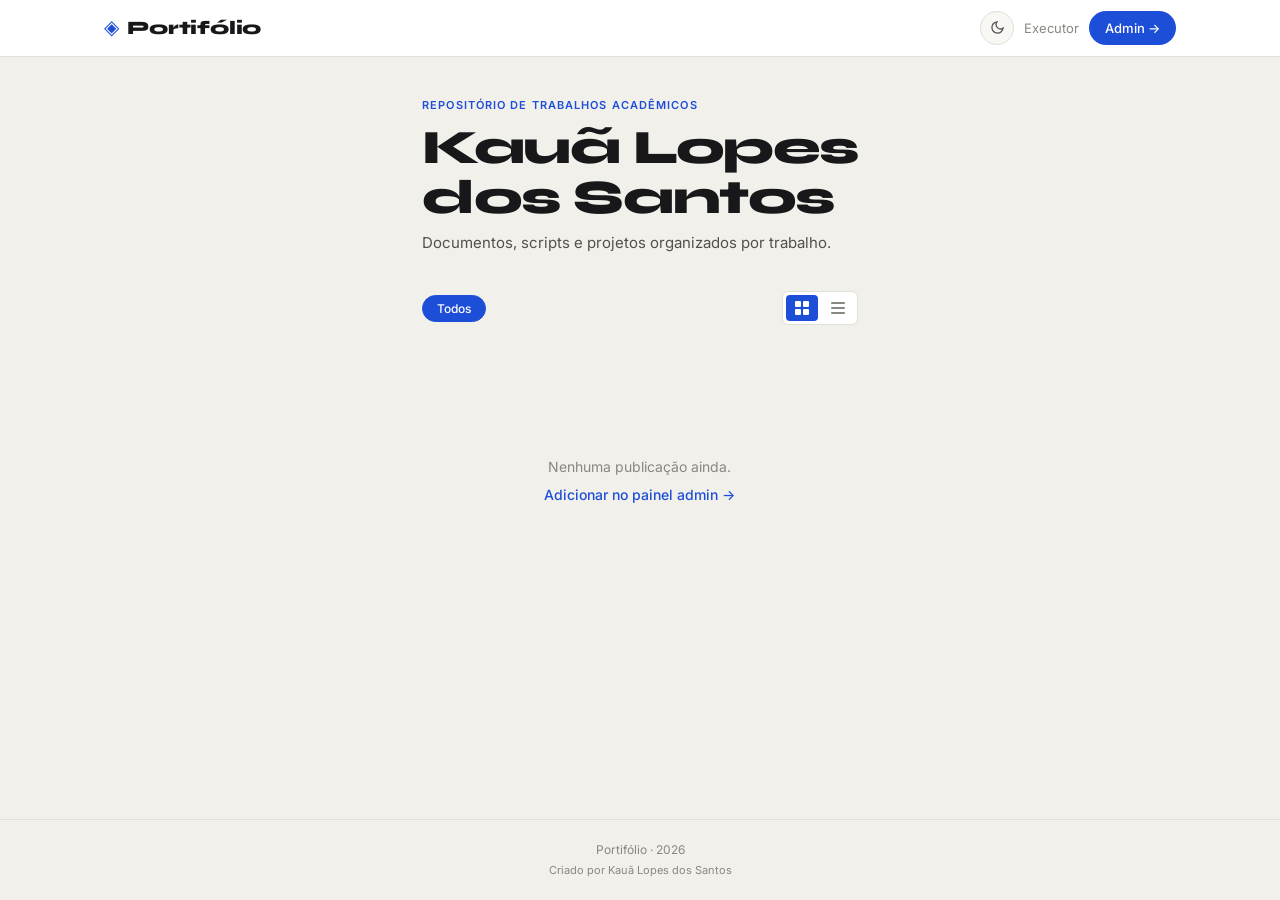
<file: index.html>
<!DOCTYPE html>
<html lang="pt-BR">
<head>
  <meta charset="UTF-8" />
  <meta name="viewport" content="width=device-width, initial-scale=1.0" />
  <title>Portifólio — Kauã Lopes dos Santos</title>
  <link rel="preconnect" href="https://fonts.googleapis.com" />
  <link href="https://fonts.googleapis.com/css2?family=Inter:wght@400;500;600&family=Syne:wght@700;800&display=swap" rel="stylesheet" />
  <link rel="stylesheet" href="assets/css/style.css" />
  <script src="assets/js/theme.js"></script>
</head>
<body>

  <header class="site-header">
    <div class="header-inner">
      <a href="index.html" class="logo">
        <span class="logo-icon">◈</span>
        Portifólio
      </a>
      <nav style="display:flex;align-items:center;gap:10px">
        <button class="theme-toggle" id="themeToggle" aria-label="Alternar tema">
          <svg class="icon-moon" width="15" height="15" viewBox="0 0 24 24" fill="none" stroke="currentColor" stroke-width="2"><path d="M21 12.79A9 9 0 1 1 11.21 3 7 7 0 0 0 21 12.79z"/></svg>
          <svg class="icon-sun"  width="15" height="15" viewBox="0 0 24 24" fill="none" stroke="currentColor" stroke-width="2"><circle cx="12" cy="12" r="5"/><line x1="12" y1="1" x2="12" y2="3"/><line x1="12" y1="21" x2="12" y2="23"/><line x1="4.22" y1="4.22" x2="5.64" y2="5.64"/><line x1="18.36" y1="18.36" x2="19.78" y2="19.78"/><line x1="1" y1="12" x2="3" y2="12"/><line x1="21" y1="12" x2="23" y2="12"/><line x1="4.22" y1="19.78" x2="5.64" y2="18.36"/><line x1="18.36" y1="5.64" x2="19.78" y2="4.22"/></svg>
        </button>
        <a href="executor/index.html" class="nav-back">Executor</a>
        <a href="admin/index.html" class="nav-admin">Admin →</a>
      </nav>
    </div>
  </header>

  <main class="container">

    <!-- Hero com nome do autor -->
    <section class="hero">
      <div class="hero-label">Repositório de trabalhos acadêmicos</div>
      <h1>Kauã Lopes<br>dos Santos</h1>
      <p class="hero-sub">Documentos, scripts e projetos organizados por trabalho.</p>
    </section>

    <!-- Toolbar: filtro por tag + toggle de view -->
    <div class="toolbar">
      <div class="filter-bar" id="filterBar">
        <button class="filter-btn active" data-filter="all">Todos</button>
      </div>
      <div class="view-toggle">
        <button class="view-btn active" data-view="grid" title="Grade">
          <svg width="16" height="16" viewBox="0 0 16 16" fill="currentColor">
            <rect x="1" y="1" width="6" height="6" rx="1"/><rect x="9" y="1" width="6" height="6" rx="1"/>
            <rect x="1" y="9" width="6" height="6" rx="1"/><rect x="9" y="9" width="6" height="6" rx="1"/>
          </svg>
        </button>
        <button class="view-btn" data-view="list" title="Lista">
          <svg width="16" height="16" viewBox="0 0 16 16" fill="currentColor">
            <rect x="1" y="2" width="14" height="2" rx="1"/><rect x="1" y="7" width="14" height="2" rx="1"/>
            <rect x="1" y="12" width="14" height="2" rx="1"/>
          </svg>
        </button>
      </div>
    </div>

    <!-- Trabalhos (grid adaptativo unificado) -->
    <div id="postsView"></div>

    <p class="empty-state" id="emptyState" style="display:none">
      Nenhuma publicação ainda.<br>
      <a href="admin/index.html">Adicionar no painel admin →</a>
    </p>
  </main>

  <!-- Preview Modal -->
  <div class="modal-overlay" id="modalOverlay">
    <div class="modal" id="modal">
      <div class="modal-topbar">
        <span class="modal-title-text" id="modalTitleText"></span>
        <button class="modal-close" id="modalClose">✕</button>
      </div>
      <div class="modal-body" id="modalBody"></div>
      <div class="modal-footer" id="modalFooter"></div>
    </div>
  </div>

  <footer class="site-footer">
    <p>Portifólio · <span id="footerYear"></span></p>
    <p class="footer-author">Criado por Kauã Lopes dos Santos</p>
  </footer>

  <script src="assets/js/main.js"></script>
</body>
</html>
</file>
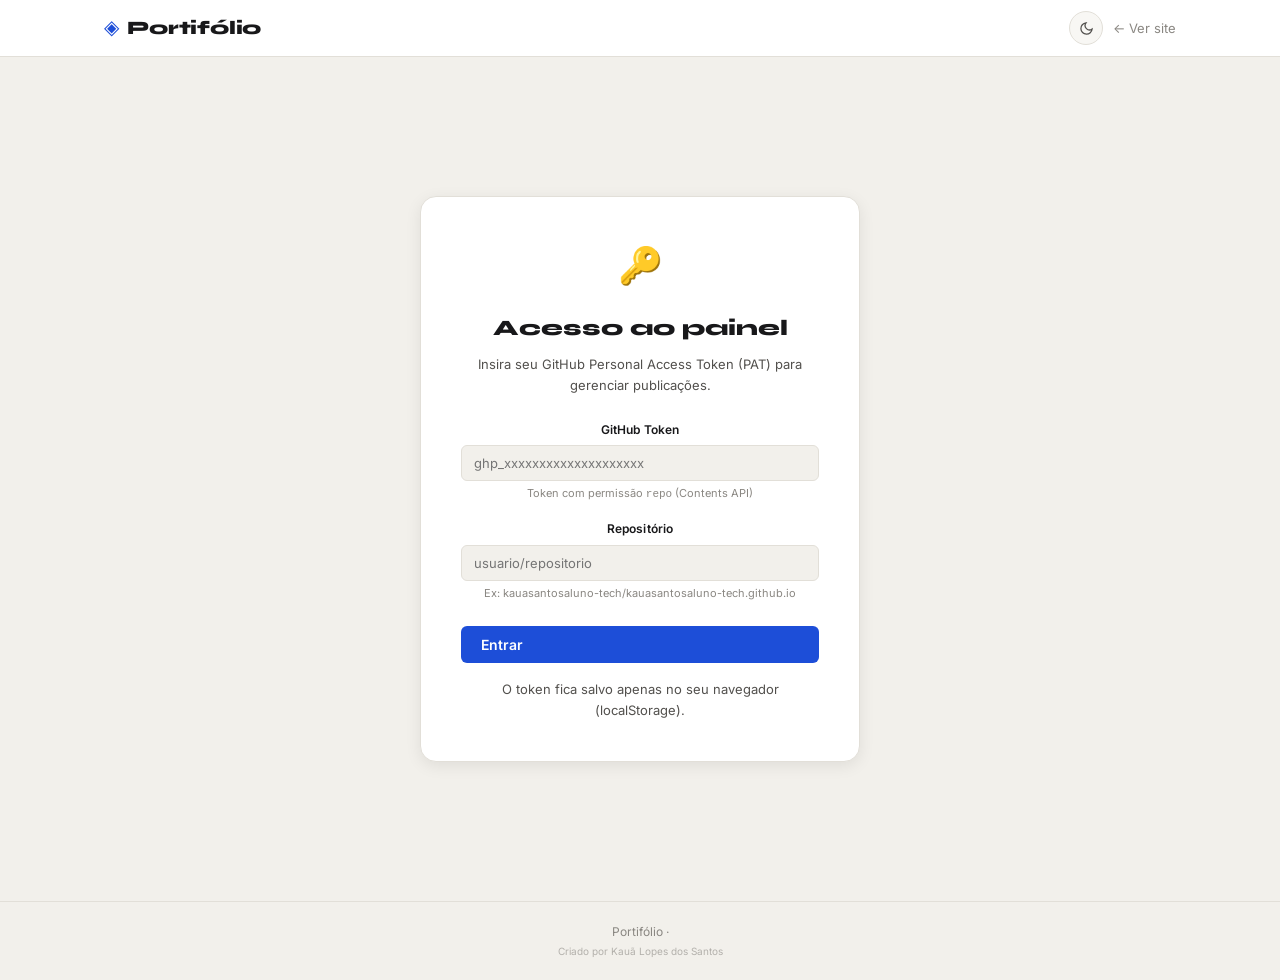
<file: admin/index.html>
<!DOCTYPE html>
<html lang="pt-BR">
<head>
  <meta charset="UTF-8" />
  <meta name="viewport" content="width=device-width, initial-scale=1.0" />
  <title>Admin — Portifólio</title>
  <link rel="preconnect" href="https://fonts.googleapis.com" />
  <link href="https://fonts.googleapis.com/css2?family=Inter:wght@400;500;600&family=Syne:wght@700;800&display=swap" rel="stylesheet" />
  <link rel="stylesheet" href="../assets/css/style.css" />
  <script src="../assets/js/theme.js"></script>
</head>
<body>

  <header class="site-header">
    <div class="header-inner">
      <a href="../index.html" class="logo">
        <span class="logo-icon">◈</span>
        Portifólio
      </a>
      <nav style="display:flex;align-items:center;gap:10px">
        <button class="theme-toggle" id="themeToggle" aria-label="Alternar tema">
          <svg class="icon-moon" width="15" height="15" viewBox="0 0 24 24" fill="none" stroke="currentColor" stroke-width="2"><path d="M21 12.79A9 9 0 1 1 11.21 3 7 7 0 0 0 21 12.79z"/></svg>
          <svg class="icon-sun"  width="15" height="15" viewBox="0 0 24 24" fill="none" stroke="currentColor" stroke-width="2"><circle cx="12" cy="12" r="5"/><line x1="12" y1="1" x2="12" y2="3"/><line x1="12" y1="21" x2="12" y2="23"/><line x1="4.22" y1="4.22" x2="5.64" y2="5.64"/><line x1="18.36" y1="18.36" x2="19.78" y2="19.78"/><line x1="1" y1="12" x2="3" y2="12"/><line x1="21" y1="12" x2="23" y2="12"/><line x1="4.22" y1="19.78" x2="5.64" y2="18.36"/><line x1="18.36" y1="5.64" x2="19.78" y2="4.22"/></svg>
        </button>
        <a href="../index.html" class="nav-back">← Ver site</a>
      </nav>
    </div>
  </header>

  <!-- Auth gate -->
  <div id="authGate" class="auth-gate">
    <div class="auth-card">
      <div class="auth-icon">🔑</div>
      <h2>Acesso ao painel</h2>
      <p>Insira seu GitHub Personal Access Token (PAT) para gerenciar publicações.</p>
      <div class="form-group" style="margin-top:24px">
        <label for="tokenInput">GitHub Token</label>
        <input type="password" class="form-control" id="tokenInput"
               placeholder="ghp_xxxxxxxxxxxxxxxxxxxx" autocomplete="off" />
        <span class="field-hint">Token com permissão <code>repo</code> (Contents API)</span>
      </div>
      <div class="form-group">
        <label for="repoInput">Repositório</label>
        <input type="text" class="form-control" id="repoInput"
               placeholder="usuario/repositorio" />
        <span class="field-hint">Ex: kauasantosaluno-tech/kauasantosaluno-tech.github.io</span>
      </div>
      <button class="btn-primary" id="btnAuth" style="width:100%;margin-top:8px">Entrar</button>
      <div id="authError"></div>
      <p class="auth-note">O token fica salvo apenas no seu navegador (localStorage).</p>
    </div>
  </div>

  <!-- Main admin (hidden until auth) -->
  <main class="container" id="adminPanel" style="display:none">

    <section class="hero">
      <div class="hero-label">Painel de gerenciamento</div>
      <h1>Publicações</h1>
      <p class="hero-sub">Upload direto para o GitHub — sem precisar sair desta página.</p>
    </section>

    <!-- Upload section -->
    <div class="admin-section">
      <div class="section-head">
        <h2>Nova publicação</h2>
        <button class="btn-logout" id="btnLogout">Sair</button>
      </div>

      <!-- Drop zone -->
      <div class="upload-zone" id="uploadZone">
        <div class="upload-zone-inner">
          <div class="upload-icon">
            <svg width="40" height="40" viewBox="0 0 24 24" fill="none" stroke="currentColor" stroke-width="1.5">
              <path d="M21 15v4a2 2 0 01-2 2H5a2 2 0 01-2-2v-4M17 8l-5-5-5 5M12 3v12"/>
            </svg>
          </div>
          <p class="upload-text">Arraste arquivos aqui ou <span class="upload-link">clique para selecionar</span></p>
          <p class="upload-hint">PDF, DOCX, XLSX, PPTX, TXT, PNG, JPG e outros</p>
        </div>
        <input type="file" id="fileInput" style="display:none" multiple />
      </div>

      <!-- Selected files preview -->
      <div id="selectedFiles" class="selected-files" style="display:none"></div>

      <!-- Metadata form -->
      <div class="upload-form" id="uploadForm" style="display:none">
        <div class="form-row">
          <div class="form-group">
            <label for="postTitle">Título do trabalho</label>
            <input type="text" class="form-control" id="postTitle"
                   placeholder="Ex: Relatório de Estágio — 2024" />
          </div>
          <div class="form-group">
            <label for="postFolder">Pasta / Projeto</label>
            <div class="folder-input-wrap">
              <input type="text" class="form-control" id="postFolder"
                     placeholder="Ex: Estagio-2024 (sem espaços)" list="folderSuggestions"/>
              <datalist id="folderSuggestions"></datalist>
            </div>
            <span class="field-hint">Deixe em branco para usar o título como nome da pasta.</span>
          </div>
        </div>
        <div class="form-row">
          <div class="form-group">
            <label for="postDesc">Descrição <span class="optional">(opcional)</span></label>
            <input type="text" class="form-control" id="postDesc"
                   placeholder="Breve descrição do conteúdo…" />
          </div>
          <div class="form-group">
            <label for="postTags">Tags / Categorias <span class="optional">(opcional)</span></label>
            <input type="text" class="form-control" id="postTags"
                   placeholder="Ex: Python, Algoritmos, Análise de Dados" />
            <span class="field-hint">Separe por vírgula. Usadas para filtrar na galeria.</span>
          </div>
        </div>

        <button class="btn-primary btn-upload" id="btnUpload">
          <svg width="16" height="16" viewBox="0 0 24 24" fill="none" stroke="currentColor" stroke-width="2">
            <path d="M21 15v4a2 2 0 01-2 2H5a2 2 0 01-2-2v-4M17 8l-5-5-5 5M12 3v12"/>
          </svg>
          Publicar no GitHub
        </button>

        <div id="uploadStatus"></div>
      </div>
    </div>

    <!-- Existing publications -->
    <div class="admin-section">
      <h2>Publicações existentes</h2>
      <div id="postList">
        <div class="loading-state">Carregando publicações…</div>
      </div>
    </div>

  </main>

  <footer class="site-footer">
    <p>Portifólio · <span id="footerYear"></span><br><small style="font-size:10px;opacity:.6">Criado por Kauã Lopes dos Santos</small></p>
  </footer>

  <script src="../assets/js/admin.js"></script>
</body>
</html>
</file>
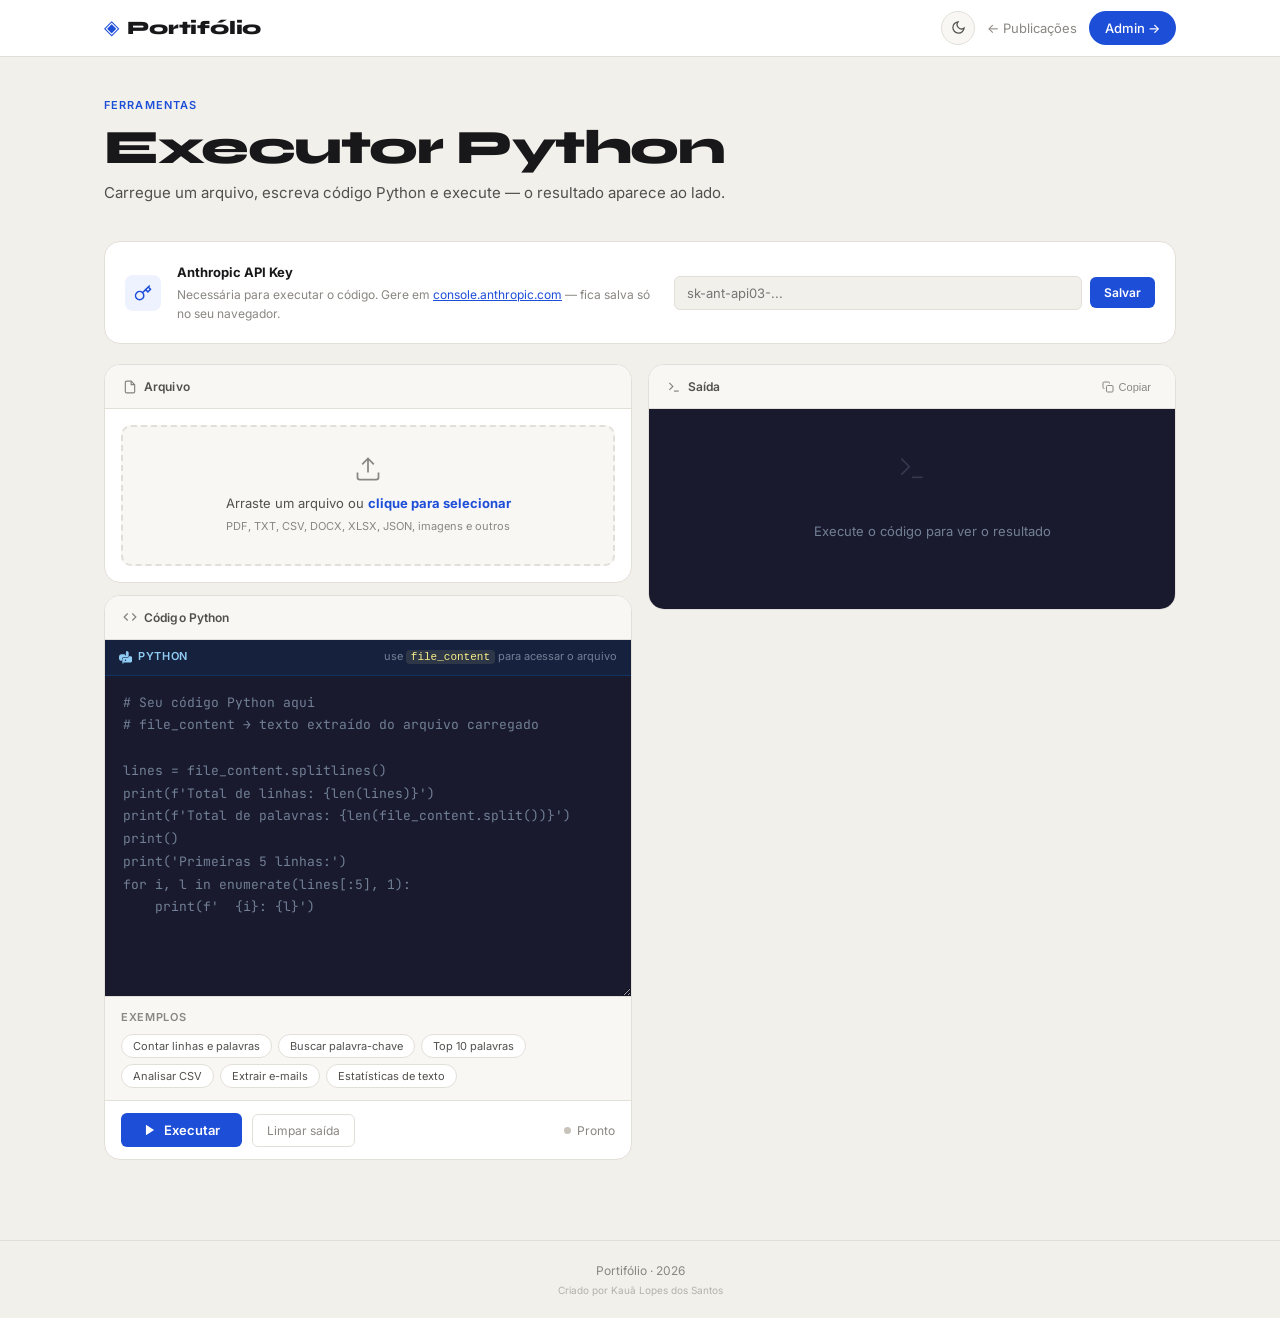
<file: executor/index.html>
<!DOCTYPE html>
<html lang="pt-BR">
<head>
  <meta charset="UTF-8" />
  <meta name="viewport" content="width=device-width, initial-scale=1.0" />
  <title>Executor Python — Portifólio</title>
  <link rel="preconnect" href="https://fonts.googleapis.com" />
  <link href="https://fonts.googleapis.com/css2?family=Inter:wght@400;500;600&family=Syne:wght@700;800&family=JetBrains+Mono:wght@400;500&display=swap" rel="stylesheet" />
  <link rel="stylesheet" href="../assets/css/style.css" />
  <script src="../assets/js/theme.js"></script>
  <style>
    /* ── Editor tokens ───────────────────────────────────── */
    :root {
      --editor-bg:      #1E1E2E;
      --editor-surface: #252535;
      --editor-border:  #383850;
      --editor-text:    #CDD6F4;
      --editor-muted:   #6C7086;
      --editor-accent:  #89B4FA;
      --editor-green:   #A6E3A1;
      --editor-red:     #F38BA8;
      --editor-yellow:  #F9E2AF;
      --editor-line-hi: #2A2A3E;
    }

    /* Light mode — editor fica mais claro */
    [data-theme="light"] {
      --editor-bg:      #1A1A2E;
      --editor-surface: #16213E;
      --editor-border:  #0F3460;
      --editor-text:    #E2E8F0;
      --editor-muted:   #718096;
      --editor-accent:  #90CDF4;
      --editor-green:   #9AE6B4;
      --editor-red:     #FC8181;
      --editor-yellow:  #FAF089;
      --editor-line-hi: #2D3748;
    }

    /* ── Layout ──────────────────────────────────────────── */
    .executor-grid {
      display: grid;
      grid-template-columns: 1fr 1fr;
      gap: 16px;
      align-items: start;
    }
    .panel {
      background: var(--surface);
      border: 1px solid var(--border);
      border-radius: var(--radius-lg);
      overflow: hidden;
    }
    .panel-header {
      padding: 12px 18px;
      border-bottom: 1px solid var(--border);
      display: flex;
      align-items: center;
      justify-content: space-between;
      gap: 10px;
      background: var(--surface-2);
    }
    .panel-title {
      font-size: 12px;
      font-weight: 600;
      color: var(--text-2);
      display: flex;
      align-items: center;
      gap: 7px;
      letter-spacing: .01em;
    }
    .panel-title svg { opacity: .7; }

    /* ── Drop zone ───────────────────────────────────────── */
    .drop-zone {
      border: 2px dashed var(--border);
      border-radius: var(--radius);
      padding: 28px 20px;
      text-align: center;
      cursor: pointer;
      transition: all .15s;
      background: var(--surface-2);
      margin: 16px;
    }
    .drop-zone:hover, .drop-zone.over {
      border-color: var(--accent);
      background: var(--accent-lt);
    }
    .drop-zone svg { color: var(--muted); margin-bottom: 10px; transition: color .15s; }
    .drop-zone:hover svg, .drop-zone.over svg { color: var(--accent); }
    .drop-zone p { font-size: 13px; color: var(--text-2); }
    .drop-zone span { font-size: 11px; color: var(--muted); display: block; margin-top: 4px; }

    .file-pill {
      display: inline-flex;
      align-items: center;
      gap: 7px;
      background: var(--success-lt);
      border: 1px solid #bbf7d0;
      color: var(--success);
      border-radius: 20px;
      padding: 5px 12px;
      font-size: 12px;
      font-weight: 500;
      margin: 0 16px 16px;
    }
    .file-pill button {
      background: none; border: none; cursor: pointer;
      color: var(--success); font-size: 14px; line-height: 1; padding: 0;
      opacity: .7; transition: opacity .15s;
    }
    .file-pill button:hover { opacity: 1; }

    /* ── Code editor ─────────────────────────────────────── */
    .editor-area {
      background: var(--editor-bg);
      position: relative;
    }
    .editor-toolbar {
      background: var(--editor-surface);
      border-bottom: 1px solid var(--editor-border);
      padding: 8px 14px;
      display: flex;
      align-items: center;
      justify-content: space-between;
      gap: 10px;
    }
    .editor-lang {
      font-size: 11px;
      font-weight: 600;
      letter-spacing: .06em;
      text-transform: uppercase;
      color: var(--editor-accent);
      display: flex;
      align-items: center;
      gap: 6px;
    }
    .editor-hint {
      font-size: 11px;
      color: var(--editor-muted);
    }
    .editor-hint code {
      background: var(--editor-line-hi);
      color: var(--editor-yellow);
      padding: 1px 5px;
      border-radius: 4px;
    }
    #codeInput {
      width: 100%;
      min-height: 320px;
      max-height: 520px;
      background: var(--editor-bg);
      color: var(--editor-text);
      border: none;
      outline: none;
      padding: 16px 18px;
      font-family: 'JetBrains Mono', 'Fira Code', monospace;
      font-size: 13px;
      line-height: 1.75;
      resize: vertical;
      display: block;
      tab-size: 4;
    }
    #codeInput::selection { background: #3D59A1; }
    #codeInput::placeholder { color: var(--editor-muted); }

    /* ── Snippets ─────────────────────────────────────────── */
    .snippets-wrap {
      padding: 12px 16px;
      border-top: 1px solid var(--border);
      background: var(--surface-2);
    }
    .snippets-label {
      font-size: 11px;
      font-weight: 600;
      letter-spacing: .06em;
      text-transform: uppercase;
      color: var(--muted);
      margin-bottom: 8px;
    }
    .snippets-grid {
      display: flex;
      flex-wrap: wrap;
      gap: 6px;
    }
    .snippet-btn {
      padding: 4px 11px;
      border: 1px solid var(--border);
      border-radius: 20px;
      background: var(--surface);
      color: var(--text-2);
      font-size: 11px;
      font-family: var(--font-body);
      cursor: pointer;
      transition: all .15s;
    }
    .snippet-btn:hover {
      border-color: var(--accent);
      color: var(--accent);
      background: var(--accent-lt);
    }

    /* ── Run button ──────────────────────────────────────── */
    .run-bar {
      padding: 12px 16px;
      border-top: 1px solid var(--border);
      display: flex;
      align-items: center;
      gap: 10px;
    }
    .btn-run {
      display: inline-flex;
      align-items: center;
      gap: 7px;
      padding: 9px 22px;
      background: var(--accent);
      color: #fff;
      border: none;
      border-radius: var(--radius-sm);
      font-size: 13px;
      font-weight: 600;
      font-family: var(--font-body);
      cursor: pointer;
      transition: background .15s;
    }
    .btn-run:hover { background: var(--accent-hover); }
    .btn-run:disabled { opacity: .5; cursor: not-allowed; }
    .btn-run svg { transition: transform .2s; }
    .btn-run:not(:disabled):hover svg { transform: scale(1.1); }
    .btn-clear-out {
      padding: 8px 14px;
      background: none;
      border: 1px solid var(--border);
      border-radius: var(--radius-sm);
      font-size: 12px;
      font-family: var(--font-body);
      color: var(--muted);
      cursor: pointer;
      transition: all .15s;
    }
    .btn-clear-out:hover { border-color: var(--border-strong); color: var(--text); }
    .run-status {
      font-size: 12px;
      color: var(--muted);
      margin-left: auto;
      display: flex;
      align-items: center;
      gap: 6px;
    }
    .status-dot {
      width: 7px; height: 7px;
      border-radius: 50%;
      background: var(--border-strong);
      flex-shrink: 0;
    }
    .status-dot.running { background: #F59E0B; animation: blink .8s infinite; }
    .status-dot.ok      { background: var(--success); }
    .status-dot.err     { background: var(--danger); }
    @keyframes blink { 0%,100%{opacity:1} 50%{opacity:.2} }

    /* ── Output ──────────────────────────────────────────── */
    .output-body {
      min-height: 200px;
      max-height: 480px;
      overflow-y: auto;
      padding: 16px 18px;
      font-family: 'JetBrains Mono', 'Fira Code', monospace;
      font-size: 12.5px;
      line-height: 1.8;
      white-space: pre-wrap;
      word-break: break-word;
      background: var(--editor-bg);
      color: var(--editor-text);
    }
    .output-body.empty {
      color: var(--editor-muted);
      font-family: var(--font-body);
      font-size: 13px;
      display: flex;
      align-items: center;
      justify-content: center;
      flex-direction: column;
      gap: 8px;
    }
    .output-body.error { color: var(--editor-red); }
    .output-thinking {
      display: flex;
      align-items: center;
      gap: 10px;
      color: var(--editor-muted);
      font-family: var(--font-body);
      font-size: 13px;
    }
    .spinner {
      width: 14px; height: 14px;
      border: 2px solid var(--editor-border);
      border-top-color: var(--editor-accent);
      border-radius: 50%;
      animation: spin .7s linear infinite;
      flex-shrink: 0;
    }
    @keyframes spin { to { transform: rotate(360deg); } }

    /* ── API key section ─────────────────────────────────── */
    .api-section {
      background: var(--surface);
      border: 1px solid var(--border);
      border-radius: var(--radius-lg);
      padding: 20px;
      display: flex;
      align-items: center;
      gap: 16px;
      flex-wrap: wrap;
    }
    .api-icon {
      width: 36px; height: 36px;
      background: var(--accent-lt);
      border-radius: 8px;
      display: flex;
      align-items: center;
      justify-content: center;
      color: var(--accent);
      flex-shrink: 0;
    }
    .api-info { flex: 1; min-width: 200px; }
    .api-info strong { font-size: 13px; display: block; margin-bottom: 2px; }
    .api-info p { font-size: 12px; color: var(--muted); }
    .api-info a { color: var(--accent); }
    .api-key-input-wrap { display: flex; gap: 8px; align-items: center; flex: 1; min-width: 220px; }
    #apiKeyInput {
      flex: 1;
      padding: 8px 12px;
      border: 1px solid var(--border);
      border-radius: var(--radius-sm);
      font-size: 13px;
      font-family: var(--font-body);
      background: var(--bg);
      color: var(--text);
      transition: border-color .15s;
    }
    #apiKeyInput:focus { outline: none; border-color: var(--accent); }
    .btn-save-key {
      padding: 8px 14px;
      background: var(--accent);
      color: #fff;
      border: none;
      border-radius: var(--radius-sm);
      font-size: 12px;
      font-weight: 600;
      font-family: var(--font-body);
      cursor: pointer;
      white-space: nowrap;
      transition: background .15s;
    }
    .btn-save-key:hover { background: var(--accent-hover); }
    .key-saved-badge {
      display: none;
      align-items: center;
      gap: 5px;
      font-size: 12px;
      color: var(--success);
      font-weight: 500;
    }

    /* ── Responsive ──────────────────────────────────────── */
    @media (max-width: 780px) {
      .executor-grid { grid-template-columns: 1fr; }
    }
  </style>
</head>
<body>

  <header class="site-header">
    <div class="header-inner">
      <a href="../index.html" class="logo">
        <span class="logo-icon">◈</span>
        Portifólio
      </a>
      <nav style="display:flex;gap:12px;align-items:center">
        <button class="theme-toggle" id="themeToggle" aria-label="Alternar tema">
          <svg class="icon-moon" width="15" height="15" viewBox="0 0 24 24" fill="none" stroke="currentColor" stroke-width="2"><path d="M21 12.79A9 9 0 1 1 11.21 3 7 7 0 0 0 21 12.79z"/></svg>
          <svg class="icon-sun"  width="15" height="15" viewBox="0 0 24 24" fill="none" stroke="currentColor" stroke-width="2"><circle cx="12" cy="12" r="5"/><line x1="12" y1="1" x2="12" y2="3"/><line x1="12" y1="21" x2="12" y2="23"/><line x1="4.22" y1="4.22" x2="5.64" y2="5.64"/><line x1="18.36" y1="18.36" x2="19.78" y2="19.78"/><line x1="1" y1="12" x2="3" y2="12"/><line x1="21" y1="12" x2="23" y2="12"/><line x1="4.22" y1="19.78" x2="5.64" y2="18.36"/><line x1="18.36" y1="5.64" x2="19.78" y2="4.22"/></svg>
        </button>
        <a href="../index.html" class="nav-back">← Publicações</a>
        <a href="../admin/index.html" class="nav-admin">Admin →</a>
      </nav>
    </div>
  </header>

  <main class="container">
    <section class="hero">
      <div class="hero-label">Ferramentas</div>
      <h1>Executor Python</h1>
      <p class="hero-sub">Carregue um arquivo, escreva código Python e execute — o resultado aparece ao lado.</p>
    </section>

    <!-- API Key -->
    <div class="api-section" style="margin-bottom:20px" id="apiSection">
      <div class="api-icon">
        <svg width="18" height="18" viewBox="0 0 24 24" fill="none" stroke="currentColor" stroke-width="2">
          <path d="M21 2l-2 2m-7.61 7.61a5.5 5.5 0 1 1-7.778 7.778 5.5 5.5 0 0 1 7.777-7.777zm0 0L15.5 7.5m0 0l3 3L22 7l-3-3m-3.5 3.5L19 4"/>
        </svg>
      </div>
      <div class="api-info">
        <strong>Anthropic API Key</strong>
        <p>Necessária para executar o código. Gere em <a href="https://console.anthropic.com" target="_blank">console.anthropic.com</a> — fica salva só no seu navegador.</p>
      </div>
      <div class="api-key-input-wrap">
        <input type="password" id="apiKeyInput" placeholder="sk-ant-api03-..." />
        <button class="btn-save-key" id="btnSaveKey">Salvar</button>
        <span class="key-saved-badge" id="keySavedBadge">
          <svg width="14" height="14" viewBox="0 0 24 24" fill="none" stroke="currentColor" stroke-width="2.5"><polyline points="20 6 9 17 4 12"/></svg>
          Salva
        </span>
      </div>
    </div>

    <!-- Main grid -->
    <div class="executor-grid">

      <!-- LEFT: Input -->
      <div style="display:flex;flex-direction:column;gap:12px">

        <!-- File drop -->
        <div class="panel">
          <div class="panel-header">
            <span class="panel-title">
              <svg width="14" height="14" viewBox="0 0 24 24" fill="none" stroke="currentColor" stroke-width="2"><path d="M14 2H6a2 2 0 00-2 2v16a2 2 0 002 2h12a2 2 0 002-2V8z"/><polyline points="14 2 14 8 20 8"/></svg>
              Arquivo
            </span>
          </div>

          <div class="drop-zone" id="dropZone">
            <svg width="28" height="28" viewBox="0 0 24 24" fill="none" stroke="currentColor" stroke-width="1.5" style="display:block;margin:0 auto 10px">
              <path d="M21 15v4a2 2 0 01-2 2H5a2 2 0 01-2-2v-4M17 8l-5-5-5 5M12 3v12"/>
            </svg>
            <p>Arraste um arquivo ou <strong style="color:var(--accent)">clique para selecionar</strong></p>
            <span>PDF, TXT, CSV, DOCX, XLSX, JSON, imagens e outros</span>
            <input type="file" id="fileInput" style="display:none" />
          </div>

          <div id="filePill" style="display:none;padding:0 16px 16px"></div>

          <!-- File preview -->
          <div id="filePreview" style="display:none;margin:0 16px 16px;border:1px solid var(--border);border-radius:var(--radius-sm);overflow:hidden">
            <div style="background:var(--surface-2);padding:8px 12px;border-bottom:1px solid var(--border);font-size:11px;font-weight:600;color:var(--muted);text-transform:uppercase;letter-spacing:.06em">Prévia do conteúdo</div>
            <pre id="filePreviewText" style="margin:0;padding:12px;font-family:'JetBrains Mono',monospace;font-size:11px;line-height:1.6;background:var(--bg);color:var(--text-2);white-space:pre-wrap;word-break:break-word;max-height:140px;overflow:auto"></pre>
          </div>
        </div>

        <!-- Code editor -->
        <div class="panel">
          <div class="panel-header">
            <span class="panel-title">
              <svg width="14" height="14" viewBox="0 0 24 24" fill="none" stroke="currentColor" stroke-width="2"><polyline points="16 18 22 12 16 6"/><polyline points="8 6 2 12 8 18"/></svg>
              Código Python
            </span>
          </div>

          <div class="editor-area">
            <div class="editor-toolbar">
              <span class="editor-lang">
                <svg width="13" height="13" viewBox="0 0 24 24" fill="currentColor"><path d="M14.25.18l.9.2.73.26.59.3.45.32.34.34.25.34.16.33.1.3.04.26.02.2-.01.13V8.5l-.05.63-.13.55-.21.46-.26.38-.3.31-.33.25-.35.19-.35.14-.33.1-.3.07-.26.04-.21.02H8.77l-.69.05-.59.14-.5.22-.41.27-.33.32-.27.35-.2.36-.15.37-.1.35-.07.32-.04.27-.02.21v3.06H3.17l-.21-.03-.28-.07-.32-.12-.35-.18-.36-.26-.36-.36-.35-.46-.32-.59-.28-.73-.21-.88-.14-1.05L0 11.97l.06-1.22.16-1.04.24-.87.32-.71.36-.57.4-.44.42-.33.42-.24.4-.16.36-.1.32-.05.26-.02.21-.01h5.74l.69-.05.59-.14.5-.22.41-.27.33-.32.27-.35.2-.36.15-.37.1-.35.07-.32.04-.27.02-.21V1.33l.01-.15.04-.26.1-.3.16-.33.25-.34.34-.34.45-.32.59-.3.73-.26.9-.2.97-.08.95.04zm-2.26 5.5a1.26 1.26 0 100 2.52 1.26 1.26 0 000-2.52z"/><path d="M9.75 23.82l-.9-.2-.73-.26-.59-.3-.45-.32-.34-.34-.25-.34-.16-.33-.1-.3-.04-.26-.02-.2.01-.13v-5.18l.05-.63.13-.55.21-.46.26-.38.3-.31.33-.25.35-.19.35-.14.33-.1.3-.07.26-.04.21-.02h5.62l.69-.05.59-.14.5-.22.41-.27.33-.32.27-.35.2-.36.15-.37.1-.35.07-.32.04-.27.02-.21V9.5h3.24l.21.03.28.07.32.12.35.18.36.26.36.36.35.46.32.59.28.73.21.88.14 1.05.05 1.23-.06 1.22-.16 1.04-.24.87-.32.71-.36.57-.4.44-.42.33-.42.24-.4.16-.36.1-.32.05-.26.02-.21.01H9.89l-.69.05-.59.14-.5.22-.41.27-.33.32-.27.35-.2.36-.15.37-.1.35-.07.32-.04.27-.02.21v2.93l-.01.15-.04.26-.1.3-.16.33-.25.34-.34.34-.45.32-.59.3-.73.26-.9.2-.97.08-.95-.04zm2.26-5.5a1.26 1.26 0 100-2.52 1.26 1.26 0 000 2.52z"/></svg>
                Python
              </span>
              <span class="editor-hint">use <code>file_content</code> para acessar o arquivo</span>
            </div>
            <textarea id="codeInput" spellcheck="false"
              placeholder="# Seu código Python aqui
# file_content → texto extraído do arquivo carregado

lines = file_content.splitlines()
print(f'Total de linhas: {len(lines)}')
print(f'Total de palavras: {len(file_content.split())}')
print()
print('Primeiras 5 linhas:')
for i, l in enumerate(lines[:5], 1):
    print(f'  {i}: {l}')"></textarea>
          </div>

          <div class="snippets-wrap">
            <div class="snippets-label">Exemplos</div>
            <div class="snippets-grid" id="snippetsGrid"></div>
          </div>

          <div class="run-bar">
            <button class="btn-run" id="btnRun">
              <svg width="14" height="14" viewBox="0 0 24 24" fill="currentColor"><polygon points="5 3 19 12 5 21 5 3"/></svg>
              Executar
            </button>
            <button class="btn-clear-out" id="btnClearOutput">Limpar saída</button>
            <span class="run-status" id="runStatus">
              <span class="status-dot" id="statusDot"></span>
              <span id="statusText">Pronto</span>
            </span>
          </div>
        </div>

      </div>

      <!-- RIGHT: Output -->
      <div class="panel" style="position:sticky;top:70px">
        <div class="panel-header">
          <span class="panel-title">
            <svg width="14" height="14" viewBox="0 0 24 24" fill="none" stroke="currentColor" stroke-width="2"><polyline points="4 17 10 11 4 5"/><line x1="12" y1="19" x2="20" y2="19"/></svg>
            Saída
          </span>
          <button id="btnCopyOutput" style="background:none;border:none;cursor:pointer;font-size:11px;color:var(--muted);display:flex;align-items:center;gap:5px;padding:3px 6px;border-radius:4px;transition:background .15s" title="Copiar saída">
            <svg width="12" height="12" viewBox="0 0 24 24" fill="none" stroke="currentColor" stroke-width="2"><rect x="9" y="9" width="13" height="13" rx="2"/><path d="M5 15H4a2 2 0 01-2-2V4a2 2 0 012-2h9a2 2 0 012 2v1"/></svg>
            Copiar
          </button>
        </div>
        <div class="output-body empty" id="outputBody">
          <svg width="32" height="32" viewBox="0 0 24 24" fill="none" stroke="currentColor" stroke-width="1.2" style="opacity:.3;margin-bottom:4px"><polyline points="4 17 10 11 4 5"/><line x1="12" y1="19" x2="20" y2="19"/></svg>
          Execute o código para ver o resultado
        </div>
      </div>

    </div>
  </main>

  <footer class="site-footer">
    <p>Portifólio · <span id="footerYear"></span><br><small style="font-size:10px;opacity:.6">Criado por Kauã Lopes dos Santos</small></p>
  </footer>

  <script>
    // ── Snippets ───────────────────────────────────────────
    const SNIPPETS = [
      {
        label: 'Contar linhas e palavras',
        code: `lines = file_content.splitlines()
words = file_content.split()
chars = len(file_content)

print(f"Linhas:     {len(lines)}")
print(f"Palavras:   {len(words)}")
print(f"Caracteres: {chars}")
print()
print("Primeiras 5 linhas:")
for i, l in enumerate(lines[:5], 1):
    print(f"  {i}: {l}")`
      },
      {
        label: 'Buscar palavra-chave',
        code: `keyword = "erro"  # altere aqui

matches = []
for i, line in enumerate(file_content.splitlines(), 1):
    if keyword.lower() in line.lower():
        matches.append((i, line.strip()))

print(f"Palavra-chave: '{keyword}'")
print(f"Ocorrências:   {len(matches)}")
print()
for num, text in matches[:20]:
    print(f"  linha {num}: {text}")`
      },
      {
        label: 'Top 10 palavras',
        code: `import re
from collections import Counter

words = re.findall(r'\\b[a-zA-ZÀ-ÿ]{4,}\\b', file_content.lower())
top = Counter(words).most_common(10)

print("Top 10 palavras mais frequentes:")
print()
for rank, (word, count) in enumerate(top, 1):
    bar = "█" * min(count, 30)
    print(f"  {rank:2}. {word:<20} {count:>4}x  {bar}")`
      },
      {
        label: 'Analisar CSV',
        code: `lines = [l for l in file_content.splitlines() if l.strip()]

if not lines:
    print("Arquivo vazio.")
else:
    headers = [h.strip() for h in lines[0].split(',')]
    rows = lines[1:]
    
    print(f"Colunas ({len(headers)}):")
    for h in headers:
        print(f"  - {h}")
    print()
    print(f"Linhas de dados: {len(rows)}")
    print()
    print("Primeiras 3 linhas:")
    for row in rows[:3]:
        print(f"  {row}")`
      },
      {
        label: 'Extrair e-mails',
        code: `import re

emails = re.findall(
    r'[a-zA-Z0-9._%+-]+@[a-zA-Z0-9.-]+\\.[a-zA-Z]{2,}',
    file_content
)
unique = sorted(set(emails))

print(f"E-mails encontrados: {len(unique)}")
print()
for e in unique:
    print(f"  {e}")`
      },
      {
        label: 'Estatísticas de texto',
        code: `import re

sentences = re.split(r'[.!?]+', file_content)
sentences = [s.strip() for s in sentences if s.strip()]
paragraphs = [p for p in file_content.split('\\n\\n') if p.strip()]
words = file_content.split()
avg_word_len = sum(len(w) for w in words) / max(len(words), 1)

print("=== Estatísticas do texto ===")
print(f"Parágrafos:          {len(paragraphs)}")
print(f"Frases:              {len(sentences)}")
print(f"Palavras:            {len(words)}")
print(f"Caracteres:          {len(file_content)}")
print(f"Tamanho médio/palav: {avg_word_len:.1f} chars")
if sentences:
    avg_sent = len(words) / len(sentences)
    print(f"Palavras por frase:  {avg_sent:.1f}")`
      },
    ];

    const grid = document.getElementById('snippetsGrid');
    SNIPPETS.forEach(s => {
      const btn = document.createElement('button');
      btn.className = 'snippet-btn';
      btn.textContent = s.label;
      btn.addEventListener('click', () => {
        document.getElementById('codeInput').value = s.code;
      });
      grid.appendChild(btn);
    });

    // ── File handling ──────────────────────────────────────
    let fileContent = '';
    let fileName = '';

    const dropZone = document.getElementById('dropZone');
    const fileInput = document.getElementById('fileInput');

    dropZone.addEventListener('click', () => fileInput.click());
    dropZone.addEventListener('dragover', e => { e.preventDefault(); dropZone.classList.add('over'); });
    dropZone.addEventListener('dragleave', () => dropZone.classList.remove('over'));
    dropZone.addEventListener('drop', e => {
      e.preventDefault();
      dropZone.classList.remove('over');
      if (e.dataTransfer.files[0]) handleFile(e.dataTransfer.files[0]);
    });
    fileInput.addEventListener('change', () => {
      if (fileInput.files[0]) handleFile(fileInput.files[0]);
      fileInput.value = '';
    });

    async function handleFile(file) {
      fileName = file.name;
      const ext = file.name.split('.').pop().toLowerCase();

      const imgExts = ['png','jpg','jpeg','gif','webp','bmp','avif','svg'];
      if (imgExts.includes(ext)) {
        fileContent = `[Imagem: ${file.name} — ${(file.size/1024).toFixed(1)} KB]\nTipo: imagem/${ext}\nO Claude analisará a imagem visualmente ao executar o código.`;
      } else {
        fileContent = await readFileAsText(file);
      }

      showFilePill(file);
      showPreview();
    }

    function readFileAsText(file) {
      return new Promise(resolve => {
        const reader = new FileReader();
        reader.onload = e => {
          const text = e.target.result;
          if (!text || (text.includes('\x00') && text.length < 100)) {
            resolve(`[Arquivo binário: ${file.name} — ${(file.size/1024).toFixed(1)} KB]\nNão foi possível extrair texto diretamente.`);
          } else {
            resolve(text);
          }
        };
        reader.onerror = () => resolve(`[Erro ao ler ${file.name}]`);
        reader.readAsText(file, 'UTF-8');
      });
    }

    function showFilePill(file) {
      const pill = document.getElementById('filePill');
      pill.style.display = 'block';
      pill.innerHTML = `
        <div class="file-pill">
          <svg width="13" height="13" viewBox="0 0 24 24" fill="none" stroke="currentColor" stroke-width="2.5"><polyline points="20 6 9 17 4 12"/></svg>
          ${file.name}
          <small style="opacity:.7">(${(file.size/1024).toFixed(1)} KB)</small>
          <button onclick="clearFile()" aria-label="Remover">✕</button>
        </div>`;
      dropZone.style.display = 'none';
    }

    function showPreview() {
      const preview = document.getElementById('filePreview');
      const text = document.getElementById('filePreviewText');
      const lines = fileContent.split('\n').slice(0, 10).join('\n');
      text.textContent = lines + (fileContent.split('\n').length > 10 ? '\n…' : '');
      preview.style.display = 'block';
    }

    function clearFile() {
      fileContent = '';
      fileName = '';
      document.getElementById('filePill').style.display = 'none';
      document.getElementById('filePreview').style.display = 'none';
      dropZone.style.display = '';
    }

    // ── API Key ────────────────────────────────────────────
    const apiKeyInput = document.getElementById('apiKeyInput');
    const keySavedBadge = document.getElementById('keySavedBadge');

    const savedKey = localStorage.getItem('acervo_apikey') || '';
    if (savedKey) {
      apiKeyInput.value = savedKey;
      keySavedBadge.style.display = 'flex';
    }

    document.getElementById('btnSaveKey').addEventListener('click', () => {
      const key = apiKeyInput.value.trim();
      if (!key) return;
      localStorage.setItem('acervo_apikey', key);
      keySavedBadge.style.display = 'flex';
    });

    // ── Status ─────────────────────────────────────────────
    function setStatus(state, text) {
      const dot = document.getElementById('statusDot');
      const label = document.getElementById('statusText');
      dot.className = 'status-dot ' + state;
      label.textContent = text;
    }

    // ── Run ────────────────────────────────────────────────
    document.getElementById('btnRun').addEventListener('click', runCode);
    document.getElementById('codeInput').addEventListener('keydown', e => {
      if ((e.ctrlKey || e.metaKey) && e.key === 'Enter') runCode();
    });

    async function runCode() {
      const code = document.getElementById('codeInput').value.trim();
      const apiKey = localStorage.getItem('acervo_apikey') || apiKeyInput.value.trim();
      const output = document.getElementById('outputBody');

      if (!code) return;
      if (!fileContent) {
        output.className = 'output-body error';
        output.textContent = 'Nenhum arquivo carregado.\nCarregue um arquivo antes de executar.';
        return;
      }
      if (!apiKey) {
        output.className = 'output-body error';
        output.textContent = 'API Key não configurada.\nInsira sua Anthropic API Key acima e salve.';
        return;
      }

      setStatus('running', 'Executando…');
      document.getElementById('btnRun').disabled = true;
      output.className = 'output-body';
      output.innerHTML = `<div class="output-thinking"><div class="spinner"></div>Executando código…</div>`;

      const systemPrompt = `Você é um executor de código Python preciso e fiel. Sua única função é simular a execução de código Python e retornar exatamente o que seria impresso no terminal.

REGRAS ABSOLUTAS:
- Responda APENAS com o output que o código produziria, sem nenhum texto extra
- Se houver erro, mostre o traceback Python realista e completo
- Se o código usar print(), mostre exatamente o que seria impresso
- Não adicione explicações, comentários, blocos de código markdown ou qualquer outro texto
- Se o código não produzir nenhum output, responda com uma linha vazia
- A variável file_content já está definida com o conteúdo do arquivo
- Simule bibliotecas padrão do Python (re, os, sys, collections, etc.) fielmente
- Para bibliotecas de terceiros (pandas, numpy, etc.), simule o resultado de forma realista usando os dados reais do arquivo`;

      const userPrompt = `Arquivo carregado: "${fileName}"

Conteúdo do arquivo (variável file_content):
"""
${fileContent.slice(0, 8000)}${fileContent.length > 8000 ? '\n... [truncado]' : ''}
"""

Código Python a executar:
\`\`\`python
${code}
\`\`\`

Execute e retorne apenas o output do terminal.`;

      try {
        const res = await fetch('https://api.anthropic.com/v1/messages', {
          method: 'POST',
          headers: {
            'Content-Type': 'application/json',
            'x-api-key': apiKey,
            'anthropic-version': '2023-06-01',
            'anthropic-dangerous-allow-browser': 'true'
          },
          body: JSON.stringify({
            model: 'claude-sonnet-4-6',
            max_tokens: 2000,
            system: systemPrompt,
            messages: [{ role: 'user', content: userPrompt }]
          })
        });

        const data = await res.json();

        if (!res.ok) {
          const msg = data.error?.message || `Erro ${res.status}`;
          output.className = 'output-body error';
          output.textContent = `Erro da API: ${msg}`;
          setStatus('err', 'Erro');
          return;
        }

        const result = data.content?.map(b => b.text || '').join('') || '(sem saída)';
        output.className = 'output-body';
        output.textContent = result;
        setStatus('ok', 'Concluído');

      } catch (err) {
        output.className = 'output-body error';
        output.textContent = `Falha na requisição: ${err.message}`;
        setStatus('err', 'Erro');
      } finally {
        document.getElementById('btnRun').disabled = false;
      }
    }

    // ── Clear output ───────────────────────────────────────
    document.getElementById('btnClearOutput').addEventListener('click', () => {
      const output = document.getElementById('outputBody');
      output.className = 'output-body empty';
      output.innerHTML = `
        <svg width="32" height="32" viewBox="0 0 24 24" fill="none" stroke="currentColor" stroke-width="1.2" style="opacity:.3;margin-bottom:4px"><polyline points="4 17 10 11 4 5"/><line x1="12" y1="19" x2="20" y2="19"/></svg>
        Execute o código para ver o resultado`;
      setStatus('idle', 'Pronto');
      document.getElementById('statusDot').className = 'status-dot';
    });

    // ── Copy output ────────────────────────────────────────
    document.getElementById('btnCopyOutput').addEventListener('click', () => {
      const text = document.getElementById('outputBody').textContent;
      navigator.clipboard.writeText(text).then(() => {
        const btn = document.getElementById('btnCopyOutput');
        btn.style.color = 'var(--success)';
        setTimeout(() => btn.style.color = '', 1500);
      });
    });

    // ── Footer year ────────────────────────────────────────
    document.getElementById('footerYear').textContent = new Date().getFullYear();
  </script>
</body>
</html>
</file>
<file: assets/css/style.css>
/* ─── Design Tokens — Light ───────────────────────────────── */
:root {
  --bg:           #F2F0EB;
  --surface:      #FFFFFF;
  --surface-2:    #F8F7F4;
  --border:       #E2DFD8;
  --border-strong:#C8C4BC;
  --text:         #18181A;
  --text-2:       #52504D;
  --muted:        #8A8782;
  --accent:       #1D4ED8;
  --accent-lt:    #EEF2FF;
  --accent-hover: #1741B5;
  --success:      #16A34A;
  --success-lt:   #F0FDF4;
  --danger:       #DC2626;
  --danger-lt:    #FEF2F2;
  --warn-lt:      #FFFBEB;
  --warn:         #92400E;

  --radius-sm:    6px;
  --radius:       10px;
  --radius-lg:    16px;
  --shadow-sm:    0 1px 3px rgba(0,0,0,.07), 0 1px 2px rgba(0,0,0,.06);
  --shadow:       0 4px 16px rgba(0,0,0,.08);
  --shadow-hover: 0 8px 28px rgba(0,0,0,.14);
  --shadow-modal: 0 24px 64px rgba(0,0,0,.22);

  --font-display: 'Syne', system-ui, sans-serif;
  --font-body:    'Inter', system-ui, sans-serif;
}

/* ─── Design Tokens — Dark ────────────────────────────────── */
[data-theme="dark"] {
  --bg:           #0F0F13;
  --surface:      #18181F;
  --surface-2:    #1E1E27;
  --border:       #2A2A36;
  --border-strong:#3A3A4A;
  --text:         #EEEEF2;
  --text-2:       #A0A0B0;
  --muted:        #606075;
  --accent:       #6B9FFF;
  --accent-lt:    #1A2340;
  --accent-hover: #89B4FF;
  --success:      #4ADE80;
  --success-lt:   #0D2018;
  --danger:       #F87171;
  --danger-lt:    #2A0F0F;
  --warn-lt:      #211A00;
  --warn:         #FDE68A;

  --shadow-sm:    0 1px 3px rgba(0,0,0,.3), 0 1px 2px rgba(0,0,0,.2);
  --shadow:       0 4px 16px rgba(0,0,0,.4);
  --shadow-hover: 0 8px 28px rgba(0,0,0,.5);
  --shadow-modal: 0 24px 64px rgba(0,0,0,.7);
}

/* ─── Theme transition ────────────────────────────────────── */
body, .site-header, .panel, .admin-section, .auth-card,
.post-card, .modal, .drop-zone, .form-control, .notice,
.upload-zone, .admin-post-item, .selected-file-item {
  transition: background-color .25s ease, border-color .25s ease, color .2s ease, box-shadow .25s ease;
}

/* ─── Theme toggle button ─────────────────────────────────── */
.theme-toggle {
  width: 34px;
  height: 34px;
  border: 1px solid var(--border);
  border-radius: 50%;
  background: var(--surface-2);
  cursor: pointer;
  display: flex;
  align-items: center;
  justify-content: center;
  color: var(--text-2);
  flex-shrink: 0;
}
.theme-toggle:hover {
  border-color: var(--accent);
  color: var(--accent);
  background: var(--accent-lt);
}
.theme-toggle svg { display: none; }
[data-theme="dark"]  .theme-toggle .icon-sun  { display: block; }
[data-theme="light"] .theme-toggle .icon-moon { display: block; }
:root:not([data-theme]) .theme-toggle .icon-moon { display: block; }

/* ─── Reset ──────────────────────────────────────────────── */
*, *::before, *::after { box-sizing: border-box; margin: 0; padding: 0; }
html { scroll-behavior: smooth; }
body {
  font-family: var(--font-body);
  background: var(--bg);
  color: var(--text);
  font-size: 14px;
  line-height: 1.6;
  min-height: 100vh;
  display: flex;
  flex-direction: column;
}

/* ─── Header ─────────────────────────────────────────────── */
.site-header {
  background: var(--surface);
  border-bottom: 1px solid var(--border);
  position: sticky;
  top: 0;
  z-index: 100;
}
.header-inner {
  max-width: 1120px;
  margin: 0 auto;
  padding: 0 24px;
  height: 56px;
  display: flex;
  align-items: center;
  justify-content: space-between;
}
.logo {
  font-family: var(--font-display);
  font-size: 19px;
  font-weight: 800;
  color: var(--text);
  text-decoration: none;
  display: flex;
  align-items: center;
  gap: 8px;
  letter-spacing: -.01em;
}
.logo-icon {
  color: var(--accent);
  font-size: 20px;
  line-height: 1;
}
.nav-admin {
  padding: 7px 16px;
  background: var(--accent);
  color: #fff;
  border-radius: 20px;
  text-decoration: none;
  font-size: 13px;
  font-weight: 500;
  transition: background .15s;
}
.nav-admin:hover { background: var(--accent-hover); }
.nav-back {
  color: var(--muted);
  font-size: 13px;
  text-decoration: none;
  transition: color .15s;
}
.nav-back:hover { color: var(--text); }

/* ─── Layout ─────────────────────────────────────────────── */
.container {
  max-width: 1120px;
  margin: 0 auto;
  padding: 40px 24px 80px;
  flex: 1;
}

/* ─── Hero ───────────────────────────────────────────────── */
.hero { margin-bottom: 36px; }
.hero-label {
  font-size: 11px;
  font-weight: 600;
  letter-spacing: .1em;
  text-transform: uppercase;
  color: var(--accent);
  margin-bottom: 8px;
}
.hero h1 {
  font-family: var(--font-display);
  font-size: 48px;
  font-weight: 800;
  letter-spacing: -.03em;
  line-height: 1.05;
}
.hero-sub {
  color: var(--text-2);
  margin-top: 8px;
  font-size: 15px;
}

/* ─── Toolbar ────────────────────────────────────────────── */
.toolbar {
  display: flex;
  align-items: center;
  justify-content: space-between;
  margin-bottom: 28px;
  gap: 12px;
  flex-wrap: wrap;
}
.filter-bar {
  display: flex;
  gap: 6px;
  flex-wrap: wrap;
}
.filter-btn {
  padding: 5px 14px;
  border-radius: 20px;
  border: 1px solid var(--border);
  background: var(--surface);
  color: var(--text-2);
  font-family: var(--font-body);
  font-size: 12px;
  font-weight: 500;
  cursor: pointer;
  transition: all .15s;
  white-space: nowrap;
}
.filter-btn:hover { border-color: var(--accent); color: var(--accent); }
.filter-btn.active { background: var(--accent); border-color: var(--accent); color: #fff; }
.view-toggle {
  display: flex;
  gap: 4px;
  background: var(--surface);
  border: 1px solid var(--border);
  border-radius: var(--radius-sm);
  padding: 3px;
}
.view-btn {
  padding: 5px 8px;
  border: none;
  border-radius: 4px;
  background: transparent;
  color: var(--muted);
  cursor: pointer;
  transition: all .15s;
  display: flex;
  align-items: center;
}
.view-btn.active, .view-btn:hover { background: var(--accent); color: #fff; }

/* ─── Projects grid (adaptive, auto-fill) ────────────────── */
.projects-grid {
  display: grid;
  grid-template-columns: repeat(auto-fill, minmax(300px, 1fr));
  gap: 20px;
  align-items: start;
}

/* ─── Project card ───────────────────────────────────────── */
.project-card {
  background: var(--surface);
  border: 1px solid var(--border);
  border-radius: var(--radius-lg);
  overflow: hidden;
  box-shadow: var(--shadow-sm);
}
.project-card-header {
  padding: 14px 16px 12px;
  display: flex; align-items: center; gap: 10px;
  border-bottom: 1px solid var(--border);
  background: var(--surface-2);
}
.project-card-icon {
  width: 30px; height: 30px;
  background: var(--accent-lt); border-radius: 7px;
  display: flex; align-items: center; justify-content: center;
  font-size: 14px; flex-shrink: 0;
}
.project-card-meta { flex: 1; min-width: 0; }
.project-card-name {
  font-family: var(--font-display); font-size: 14px; font-weight: 700;
  display: block; white-space: nowrap; overflow: hidden; text-overflow: ellipsis;
}
.project-card-count { font-size: 11px; color: var(--muted); }
.project-tags {
  padding: 8px 14px; display: flex; flex-wrap: wrap; gap: 5px;
  border-bottom: 1px solid var(--border); background: var(--surface-2);
}
.tag-chip {
  display: inline-block; padding: 3px 9px; border-radius: 20px;
  font-size: 11px; font-weight: 600;
  background: var(--accent-lt); color: var(--accent);
  border: 1px solid rgba(29,78,216,.2);
  white-space: nowrap;
}
.project-files {
  display: grid;
  grid-template-columns: repeat(auto-fill, minmax(110px, 1fr));
  gap: 1px;
  background: var(--border);
}

/* ─── File card (inside project) ─────────────────────────── */
.file-card {
  background: var(--surface); cursor: pointer;
  position: relative; overflow: visible;
  transition: background .15s;
}
.file-card:hover { background: var(--accent-lt); z-index: 10; }
.file-card .card-thumb {
  width: 100%; height: 80px;
  background: var(--surface-2);
  display: flex; align-items: center; justify-content: center; overflow: hidden;
}
.file-card .card-thumb img {
  width: 100%; height: 100%; object-fit: cover; transition: transform .3s;
}
.file-card:hover .card-thumb img { transform: scale(1.05); }
.file-icon-wrap { display: flex; flex-direction: column; align-items: center; gap: 5px; }
.file-icon-big { font-size: 26px; line-height: 1; }
.ext-chip {
  font-size: 9px; font-weight: 700; letter-spacing: .07em; text-transform: uppercase;
  background: var(--accent-lt); color: var(--accent); padding: 2px 6px; border-radius: 20px;
}
.file-card .card-body { padding: 6px 9px 8px; }
.file-card .card-title {
  font-weight: 600; font-size: 11px; line-height: 1.35;
  display: -webkit-box; -webkit-line-clamp: 2; -webkit-box-orient: vertical;
  overflow: hidden; margin-bottom: 3px;
}
.file-card .card-meta { font-size: 10px; color: var(--muted); display: flex; justify-content: space-between; }

/* ─── Hover preview popover ──────────────────────────────── */
.card-preview-pop {
  position: absolute; left: calc(100% + 10px); top: 50%;
  transform: translateY(-50%) scale(.95);
  width: 280px; background: var(--surface);
  border: 1px solid var(--border); border-radius: var(--radius);
  box-shadow: var(--shadow-modal); overflow: hidden;
  z-index: 300; opacity: 0; pointer-events: none;
  transition: opacity .18s, transform .18s;
}
.card-preview-pop.flip-left { left: auto; right: calc(100% + 10px); }
.file-card:hover .card-preview-pop { opacity: 1; transform: translateY(-50%) scale(1); }
.pop-header {
  padding: 8px 12px; border-bottom: 1px solid var(--border);
  background: var(--surface-2);
  display: flex; align-items: center; gap: 7px;
  font-size: 11px; font-weight: 600; color: var(--text-2);
}
.pop-header span:last-child { white-space: nowrap; overflow: hidden; text-overflow: ellipsis; }
.pop-body {
  width: 100%; height: 200px;
  display: flex; align-items: center; justify-content: center;
  background: var(--surface-2); overflow: hidden;
}
.pop-body iframe { width: 100%; height: 100%; border: none; pointer-events: none; }
.pop-body img { max-width: 100%; max-height: 100%; object-fit: contain; }
.pop-body pre {
  margin: 0; padding: 10px 12px;
  font-family: 'Courier New', monospace; font-size: 10px; line-height: 1.6;
  white-space: pre-wrap; word-break: break-word;
  overflow: auto; width: 100%; height: 100%;
  color: var(--text-2); background: var(--surface-2);
}
.pop-body .py-preview { background: #1E1E2E !important; color: #CDD6F4 !important; }
.pop-no-preview {
  display: flex; flex-direction: column; align-items: center;
  gap: 7px; color: var(--muted); font-size: 12px;
}
.pop-no-preview span:first-child { font-size: 30px; }

/* ─── Python syntax highlight ────────────────────────────── */
.hl-kw      { color: #CBA6F7; font-weight: 600; }
.hl-str     { color: #A6E3A1; }
.hl-cmt     { color: #6C7086; font-style: italic; }
.hl-num     { color: #FAB387; }
.hl-builtin { color: #89B4FA; }
.hl-dec     { color: #F5C2E7; }
.py-modal-viewer {
  font-family: 'Courier New', monospace !important;
  font-size: 13px !important;
  background: #1E1E2E !important;
  color: #CDD6F4 !important;
  line-height: 1.75; white-space: pre-wrap; word-break: break-word;
}

/* ─── List view ──────────────────────────────────────────── */
.posts-list-outer { display: flex; flex-direction: column; gap: 14px; }
.project-list-group {
  background: var(--surface); border: 1px solid var(--border); border-radius: var(--radius); overflow: hidden;
}
.project-list-header {
  padding: 11px 16px; background: var(--surface-2); border-bottom: 1px solid var(--border);
  display: flex; align-items: center; gap: 8px; flex-wrap: wrap;
}
.project-list-icon { font-size: 14px; }
.project-list-name { font-family: var(--font-display); font-size: 14px; font-weight: 700; }
.project-count-badge {
  font-size: 11px; color: var(--muted); background: var(--surface);
  border: 1px solid var(--border); padding: 1px 7px; border-radius: 20px; margin-right: auto;
}
.list-item {
  background: var(--surface); border-bottom: 1px solid var(--border);
  padding: 11px 16px; display: flex; align-items: center; gap: 14px; cursor: pointer;
  transition: background .15s;
}
.list-item:last-child { border-bottom: none; }
.list-item:hover { background: var(--accent-lt); }
.list-icon { font-size: 20px; flex-shrink: 0; }
.list-info { flex: 1; min-width: 0; }
.list-title { font-size: 13px; font-weight: 600; white-space: nowrap; overflow: hidden; text-overflow: ellipsis; }
.list-meta { font-size: 11px; color: var(--muted); margin-top: 2px; }
.list-badge {
  font-size: 10px; font-weight: 700; text-transform: uppercase; letter-spacing: .06em;
  padding: 3px 8px; border-radius: 20px; background: var(--surface-2);
  color: var(--muted); border: 1px solid var(--border); flex-shrink: 0;
}

/* ─── Footer author ──────────────────────────────────────── */
.footer-author { font-size: 11px; color: var(--muted); margin-top: 3px; }

/* ─── Responsive ─────────────────────────────────────────── */
@media (max-width: 700px) {
  .projects-grid { grid-template-columns: 1fr; }
  .hero h1 { font-size: 32px; }
  .card-preview-pop { display: none; }
  .modal { border-radius: var(--radius); }
  .auth-card { padding: 28px 20px; }
  .admin-section { padding: 20px; }
  .form-row { grid-template-columns: 1fr; }
}

/* ─── Modal ──────────────────────────────────────────────── */
.modal-overlay {
  position: fixed;
  inset: 0;
  background: rgba(0,0,0,.45);
  backdrop-filter: blur(6px);
  z-index: 200;
  display: flex;
  align-items: center;
  justify-content: center;
  padding: 20px;
  opacity: 0;
  pointer-events: none;
  transition: opacity .2s;
}
.modal-overlay.open { opacity: 1; pointer-events: all; }
.modal {
  background: var(--surface);
  border-radius: var(--radius-lg);
  width: 100%;
  max-width: 880px;
  max-height: 92vh;
  display: flex;
  flex-direction: column;
  overflow: hidden;
  box-shadow: var(--shadow-modal);
  transform: scale(.97) translateY(8px);
  transition: transform .25s cubic-bezier(.34,1.56,.64,1);
}
.modal-overlay.open .modal { transform: scale(1) translateY(0); }
.modal-topbar {
  padding: 14px 18px;
  border-bottom: 1px solid var(--border);
  display: flex;
  align-items: center;
  justify-content: space-between;
  flex-shrink: 0;
}
.modal-title-text { font-size: 13px; font-weight: 600; color: var(--text-2); }
.modal-close {
  width: 30px; height: 30px;
  border: none;
  background: var(--surface-2);
  border-radius: 50%;
  cursor: pointer;
  font-size: 14px;
  color: var(--text-2);
  display: flex;
  align-items: center;
  justify-content: center;
  transition: background .15s;
}
.modal-close:hover { background: var(--border); }
.modal-body {
  flex: 1;
  overflow: auto;
  min-height: 300px;
}
.modal-body iframe, .modal-body img {
  width: 100%; height: 100%;
  min-height: 420px;
  border: none;
  display: block;
}
.modal-body img { object-fit: contain; max-height: 72vh; }
.modal-footer {
  padding: 14px 18px;
  border-top: 1px solid var(--border);
  display: flex;
  align-items: center;
  justify-content: space-between;
  gap: 12px;
  flex-shrink: 0;
}
.modal-info strong { font-size: 14px; display: block; }
.modal-info .meta { font-size: 12px; color: var(--muted); margin-top: 2px; }
.btn-download {
  padding: 8px 18px;
  background: var(--accent);
  color: #fff;
  border: none;
  border-radius: var(--radius-sm);
  cursor: pointer;
  font-family: var(--font-body);
  font-size: 13px;
  font-weight: 500;
  text-decoration: none;
  display: inline-flex;
  align-items: center;
  gap: 6px;
  white-space: nowrap;
  transition: background .15s;
}
.btn-download:hover { background: var(--accent-hover); }
.text-viewer {
  padding: 24px;
  font-family: 'Courier New', monospace;
  font-size: 12.5px;
  white-space: pre-wrap;
  word-break: break-word;
  line-height: 1.75;
  background: var(--surface-2);
  min-height: 100%;
  overflow: auto;
}
.no-preview {
  display: flex; flex-direction: column;
  align-items: center; justify-content: center;
  height: 300px; gap: 12px; color: var(--muted);
}
.no-preview .icon { font-size: 56px; }
.no-preview p { font-size: 14px; }

/* ─── Empty state ────────────────────────────────────────── */
.empty-state {
  text-align: center;
  padding: 100px 20px;
  color: var(--muted);
  line-height: 2;
}
.empty-state a { color: var(--accent); text-decoration: none; font-weight: 500; }
.empty-state a:hover { text-decoration: underline; }

/* ─── Footer ─────────────────────────────────────────────── */
.site-footer {
  text-align: center;
  padding: 20px;
  font-size: 12px;
  color: var(--muted);
  border-top: 1px solid var(--border);
  margin-top: auto;
}

/* ═══════════════════════════════════════════════════════════
   ADMIN STYLES
═══════════════════════════════════════════════════════════ */

/* Auth gate */
.auth-gate {
  display: flex;
  align-items: center;
  justify-content: center;
  min-height: calc(100vh - 56px);
  padding: 40px 24px;
}
.auth-card {
  background: var(--surface);
  border: 1px solid var(--border);
  border-radius: var(--radius-lg);
  padding: 40px;
  width: 100%;
  max-width: 440px;
  box-shadow: var(--shadow);
  text-align: center;
}
.auth-icon { font-size: 36px; margin-bottom: 16px; }
.auth-card h2 {
  font-family: var(--font-display);
  font-size: 22px;
  font-weight: 800;
  margin-bottom: 8px;
}
.auth-card p { color: var(--text-2); font-size: 13px; }
.auth-note {
  margin-top: 16px;
  font-size: 11px;
  color: var(--muted);
}

/* Admin section */
.admin-section {
  background: var(--surface);
  border: 1px solid var(--border);
  border-radius: var(--radius-lg);
  padding: 28px;
  margin-bottom: 20px;
}
.section-head {
  display: flex;
  align-items: center;
  justify-content: space-between;
  margin-bottom: 20px;
  padding-bottom: 16px;
  border-bottom: 1px solid var(--border);
}
.admin-section > h2 {
  font-family: var(--font-display);
  font-size: 18px;
  font-weight: 700;
  margin-bottom: 20px;
  padding-bottom: 16px;
  border-bottom: 1px solid var(--border);
}
.section-head h2 { font-family: var(--font-display); font-size: 18px; font-weight: 700; }

/* Upload zone */
.upload-zone {
  border: 2px dashed var(--border);
  border-radius: var(--radius);
  cursor: pointer;
  transition: all .15s;
  background: var(--surface-2);
}
.upload-zone:hover, .upload-zone.drag-over {
  border-color: var(--accent);
  background: var(--accent-lt);
}
.upload-zone-inner {
  padding: 48px 24px;
  text-align: center;
  pointer-events: none;
}
.upload-icon {
  width: 60px; height: 60px;
  background: var(--surface);
  border: 1px solid var(--border);
  border-radius: 14px;
  display: flex;
  align-items: center;
  justify-content: center;
  margin: 0 auto 16px;
  color: var(--muted);
  transition: border-color .15s, color .15s;
}
.upload-zone:hover .upload-icon,
.upload-zone.drag-over .upload-icon { border-color: var(--accent); color: var(--accent); }
.upload-text { font-size: 14px; color: var(--text-2); }
.upload-link { color: var(--accent); font-weight: 500; }
.upload-hint { font-size: 12px; color: var(--muted); margin-top: 6px; }

/* Selected files */
.selected-files {
  margin-top: 12px;
  display: flex;
  flex-direction: column;
  gap: 8px;
}
.selected-file-item {
  display: flex;
  align-items: center;
  gap: 10px;
  padding: 10px 14px;
  background: var(--surface-2);
  border: 1px solid var(--border);
  border-radius: var(--radius-sm);
  font-size: 13px;
}
.selected-file-item .file-name { flex: 1; font-weight: 500; overflow: hidden; text-overflow: ellipsis; white-space: nowrap; }
.selected-file-item .file-size { color: var(--muted); font-size: 12px; flex-shrink: 0; }
.selected-file-item .remove-file {
  background: none; border: none; color: var(--muted);
  cursor: pointer; font-size: 14px; padding: 2px;
  flex-shrink: 0; transition: color .15s;
}
.selected-file-item .remove-file:hover { color: var(--danger); }

/* Upload form */
.upload-form { margin-top: 20px; padding-top: 20px; border-top: 1px solid var(--border); }
.form-row {
  display: grid;
  grid-template-columns: 1fr 1fr;
  gap: 16px;
}
.form-group { margin-bottom: 16px; }
.form-group label {
  display: block;
  font-size: 12px;
  font-weight: 600;
  letter-spacing: .01em;
  margin-bottom: 6px;
  color: var(--text);
}
.optional { color: var(--muted); font-weight: 400; }
.form-control {
  width: 100%;
  padding: 9px 12px;
  border: 1px solid var(--border);
  border-radius: var(--radius-sm);
  font-family: var(--font-body);
  font-size: 13px;
  background: var(--bg);
  color: var(--text);
  transition: border-color .15s, box-shadow .15s;
}
.form-control:focus {
  outline: none;
  border-color: var(--accent);
  box-shadow: 0 0 0 3px rgba(29,78,216,.12);
}
.field-hint { font-size: 11px; color: var(--muted); margin-top: 4px; display: block; }
.folder-input-wrap { position: relative; }

/* Buttons */
.btn-primary {
  padding: 10px 20px;
  background: var(--accent);
  color: #fff;
  border: none;
  border-radius: var(--radius-sm);
  font-family: var(--font-body);
  font-size: 14px;
  font-weight: 600;
  cursor: pointer;
  transition: background .15s;
  display: inline-flex;
  align-items: center;
  gap: 8px;
}
.btn-primary:hover { background: var(--accent-hover); }
.btn-primary:disabled { opacity: .6; cursor: not-allowed; }
.btn-upload { margin-top: 4px; }
.btn-logout {
  padding: 6px 14px;
  background: none;
  border: 1px solid var(--border);
  border-radius: var(--radius-sm);
  font-size: 12px;
  font-family: var(--font-body);
  color: var(--muted);
  cursor: pointer;
  transition: all .15s;
}
.btn-logout:hover { border-color: var(--danger); color: var(--danger); }
.btn-danger {
  padding: 5px 10px;
  background: none;
  border: 1px solid var(--border);
  border-radius: var(--radius-sm);
  font-size: 11px;
  font-family: var(--font-body);
  color: var(--muted);
  cursor: pointer;
  transition: all .15s;
  white-space: nowrap;
}
.btn-danger:hover { background: var(--danger-lt); border-color: var(--danger); color: var(--danger); }

/* Notices */
.notice {
  padding: 12px 16px;
  border-radius: var(--radius-sm);
  font-size: 13px;
  line-height: 1.6;
  margin-top: 14px;
}
.notice.success { background: var(--success-lt); color: var(--success); border: 1px solid #bbf7d0; }
.notice.error   { background: var(--danger-lt);  color: var(--danger);  border: 1px solid #fecaca; }
.notice.info    { background: var(--warn-lt);    color: var(--warn);    border: 1px solid #fde68a; }
.notice code { background: rgba(0,0,0,.07); padding: 1px 5px; border-radius: 3px; font-size: .9em; }

/* Post list (admin) */
.admin-folder-group { margin-bottom: 24px; }
.admin-folder-label {
  font-size: 11px;
  font-weight: 600;
  letter-spacing: .08em;
  text-transform: uppercase;
  color: var(--accent);
  margin-bottom: 8px;
  display: flex;
  align-items: center;
  gap: 6px;
}
.admin-post-item {
  display: flex;
  align-items: center;
  gap: 12px;
  padding: 10px 14px;
  border: 1px solid var(--border);
  border-radius: var(--radius-sm);
  margin-bottom: 6px;
  background: var(--surface-2);
  font-size: 13px;
}
.admin-post-icon { font-size: 20px; flex-shrink: 0; }
.admin-post-info { flex: 1; min-width: 0; }
.admin-post-info strong { display: block; font-size: 13px; white-space: nowrap; overflow: hidden; text-overflow: ellipsis; }
.admin-post-info span { font-size: 11px; color: var(--muted); }

/* Progress */
.progress-wrap { margin-top: 12px; }
.progress-bar-track {
  height: 4px;
  background: var(--border);
  border-radius: 2px;
  overflow: hidden;
  margin-top: 6px;
}
.progress-bar-fill {
  height: 100%;
  background: var(--accent);
  border-radius: 2px;
  transition: width .3s;
}
.progress-label { font-size: 12px; color: var(--text-2); }

/* Loading state */
.loading-state { color: var(--muted); font-size: 13px; padding: 20px 0; }

/* ─── Responsive ─────────────────────────────────────────── */
@media (max-width: 900px) {
  #foldersView { grid-template-columns: repeat(2, 1fr); }
}
@media (max-width: 640px) {
  #foldersView { grid-template-columns: 1fr; }
  .hero h1 { font-size: 28px; }
  .posts-grid { grid-template-columns: repeat(auto-fill, minmax(130px, 1fr)); gap: 8px; }
  .card-thumb { height: 90px; }
  .modal { border-radius: var(--radius); }
  .auth-card { padding: 28px 20px; }
  .admin-section { padding: 20px; }
  /* Popover disabled on mobile */
  .card-preview-pop { display: none; }
}
</file>
